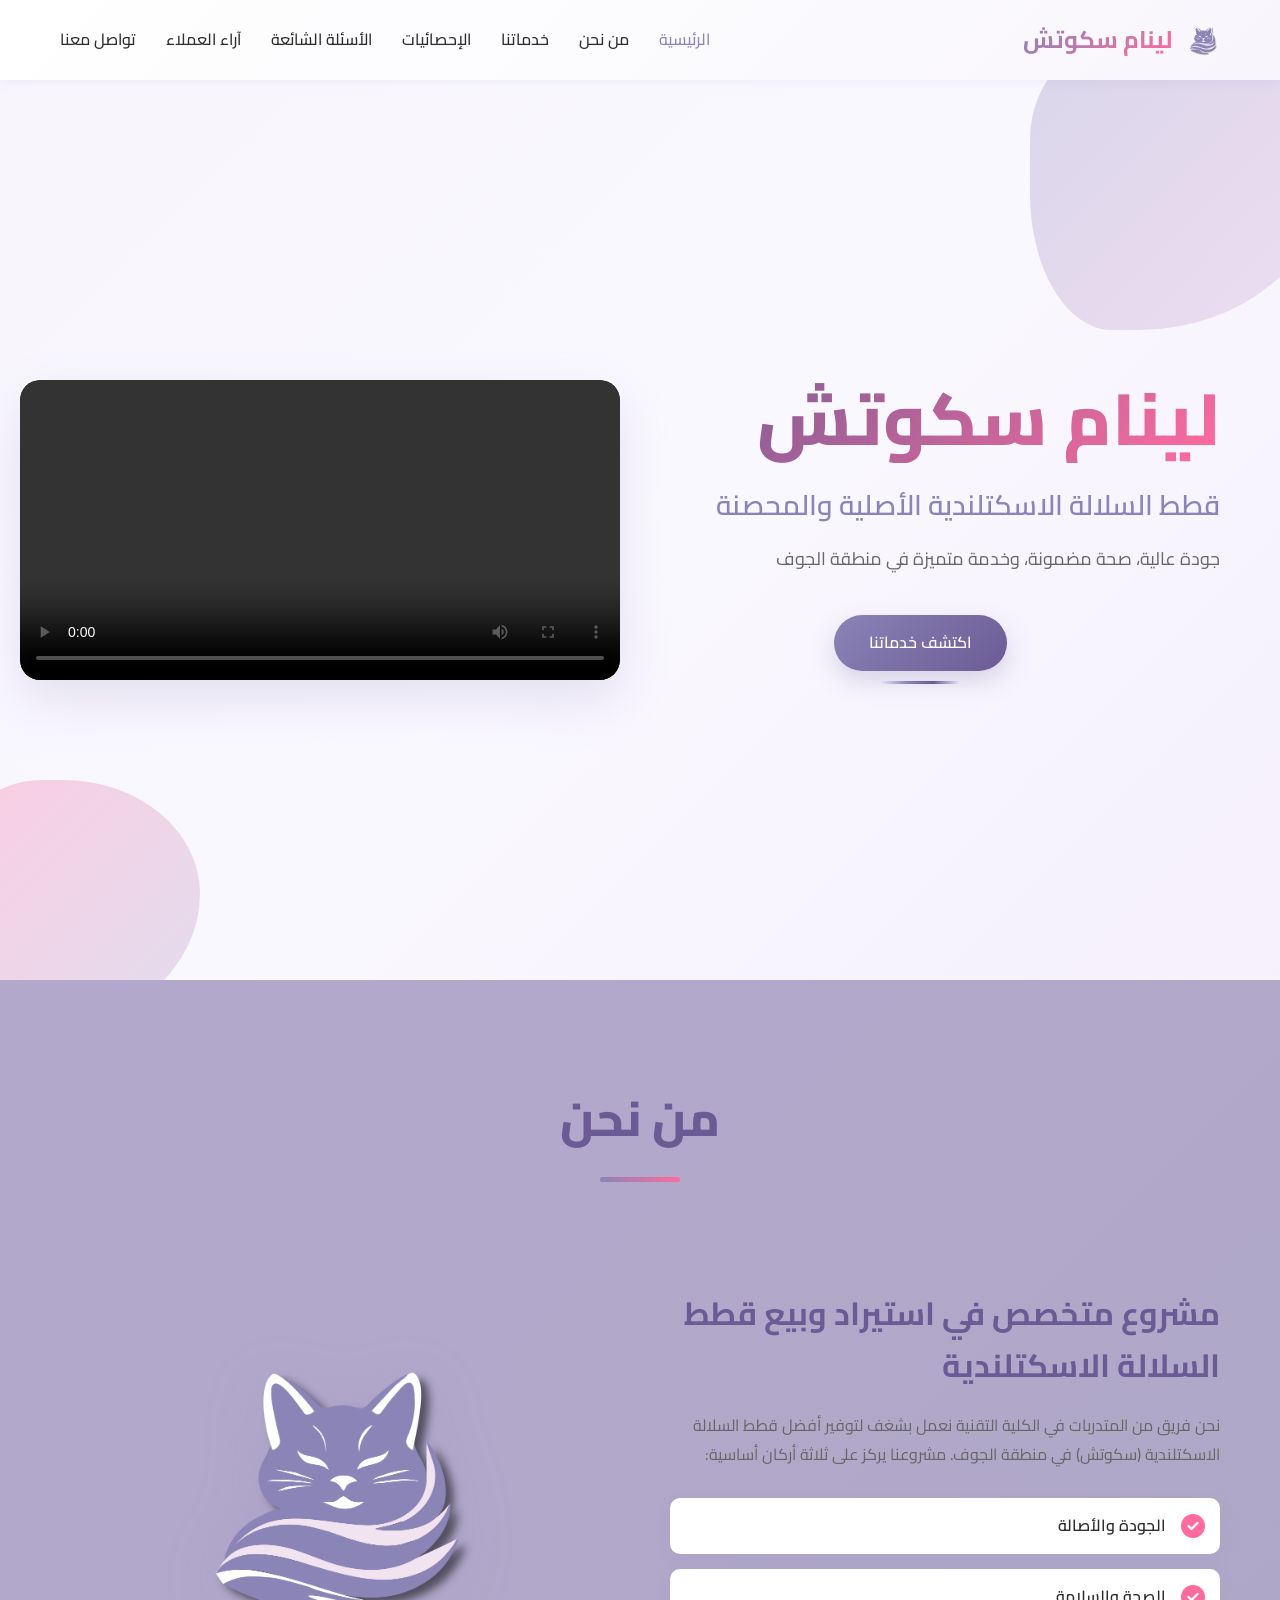
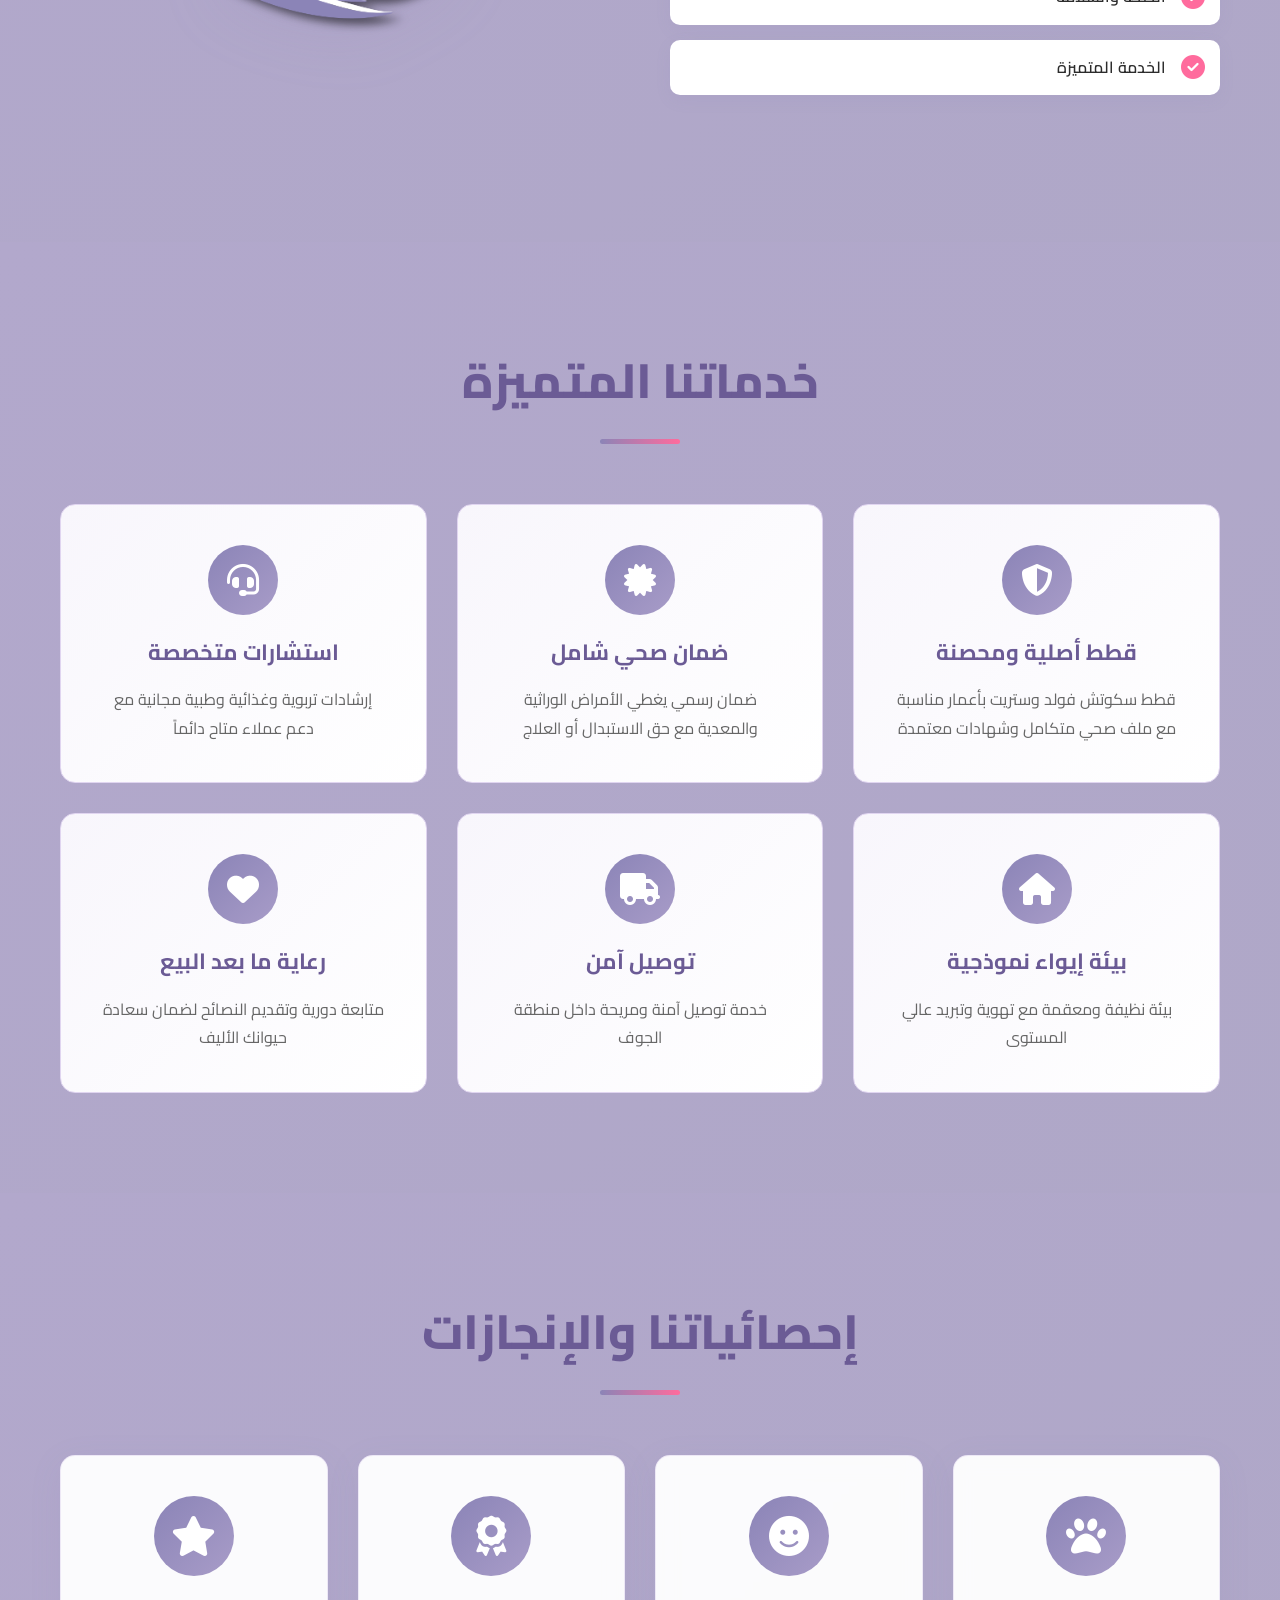
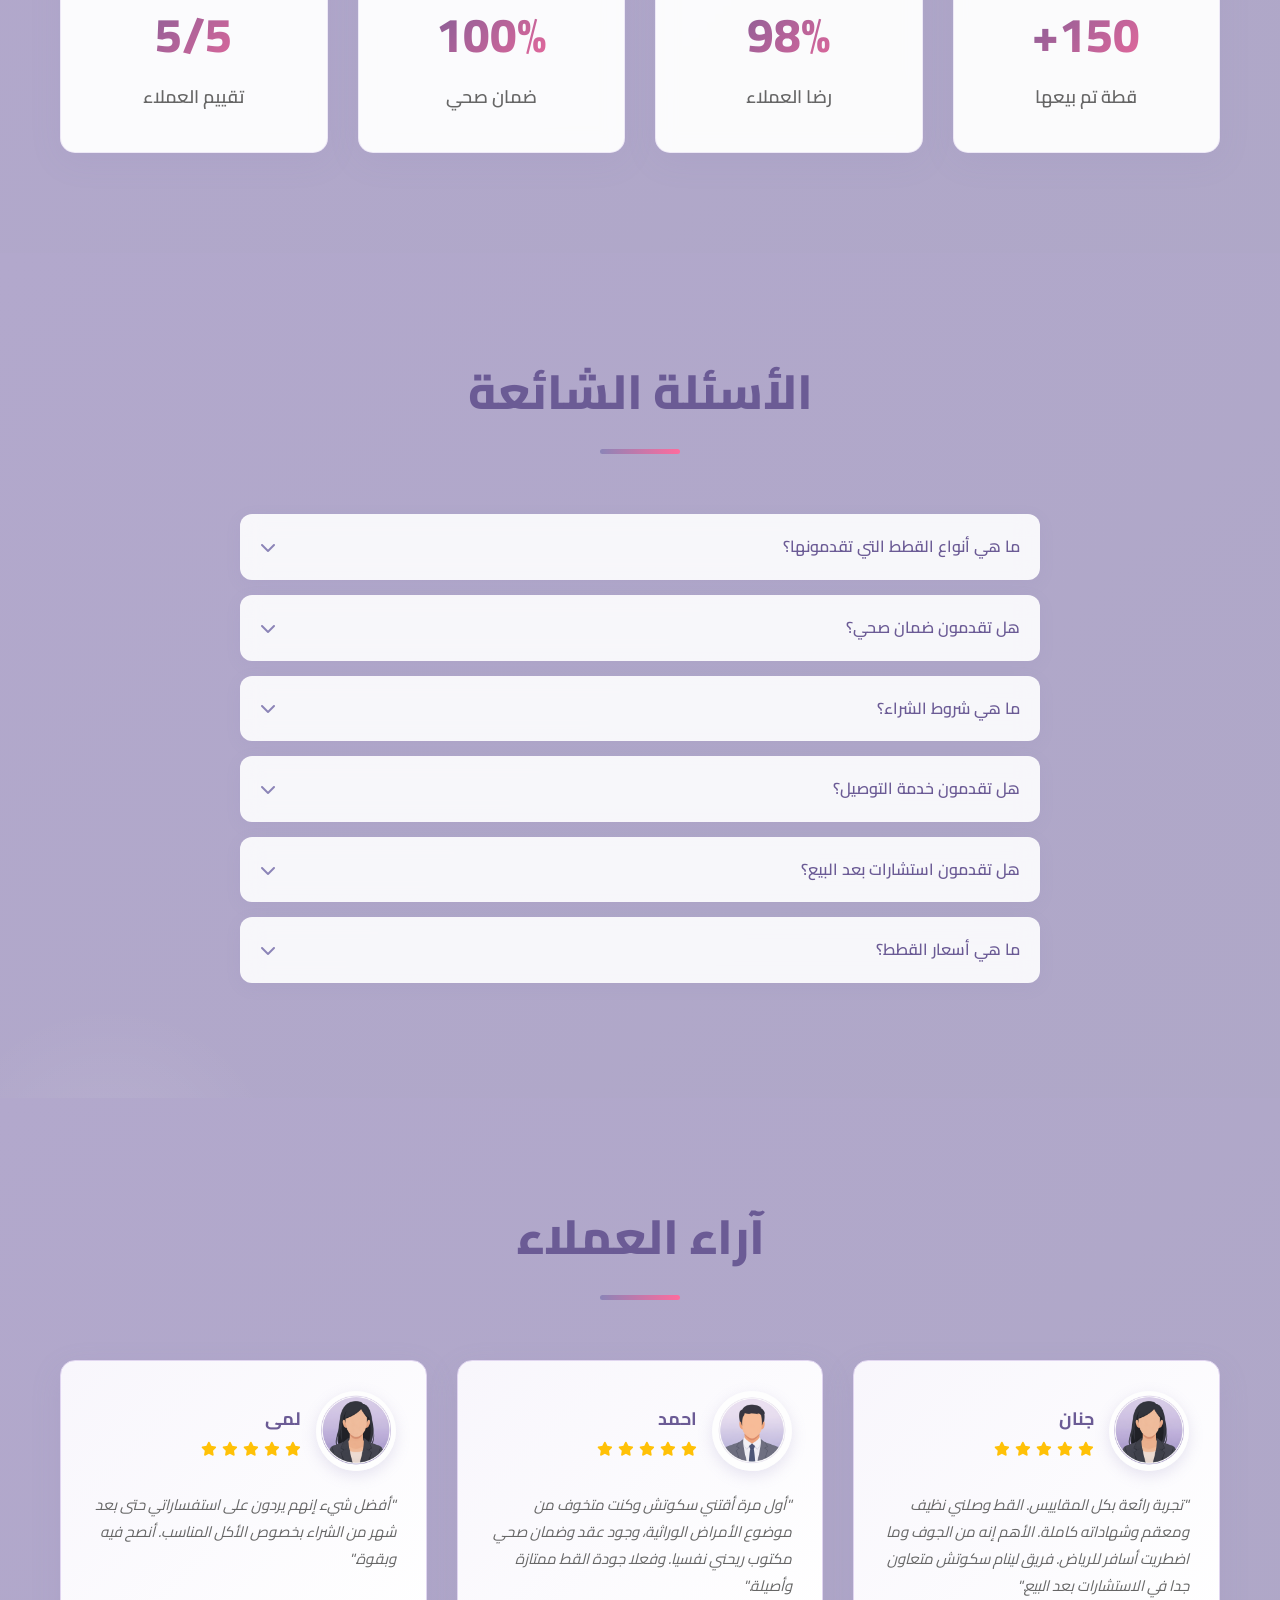
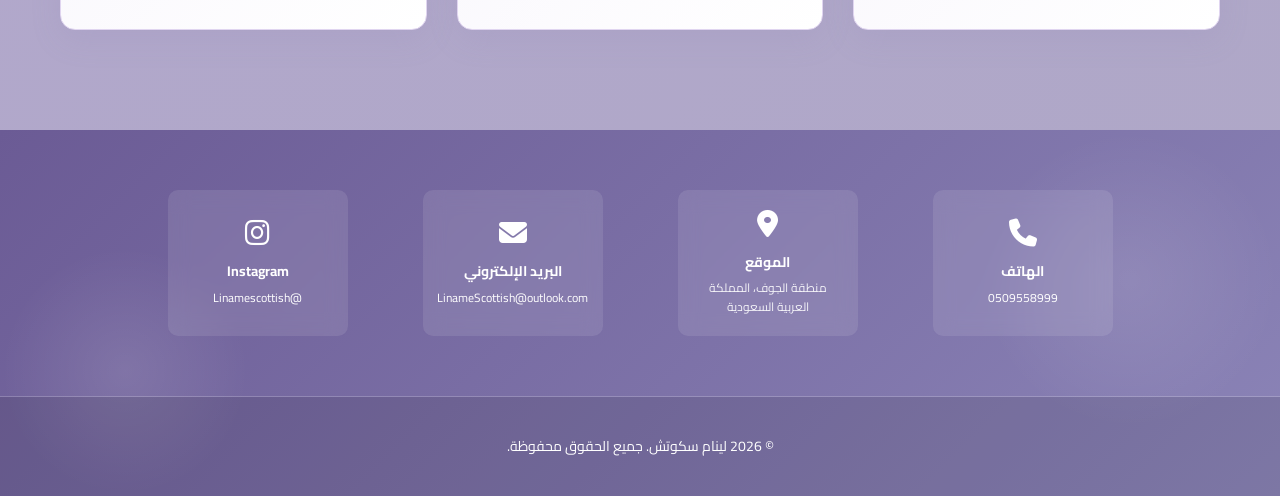
<file: index.html>
<!DOCTYPE html>
<html lang="ar" dir="rtl">
<head>
    <meta charset="UTF-8">
    <meta name="viewport" content="width=device-width, initial-scale=1.0">
    <title>لينام سكوتش - قطط السلالة الاسكتلندية الأصلية</title>
    <link rel="stylesheet" href="styles.css">
    <link href="https://fonts.googleapis.com/css2?family=Cairo:wght@300;400;600;700;800&family=Tajawal:wght@300;400;500;700&display=swap" rel="stylesheet">
    <link rel="stylesheet" href="https://cdnjs.cloudflare.com/ajax/libs/font-awesome/6.4.0/css/all.min.css">
</head>
<body>
    <!-- Navigation Bar -->
    <nav class="navbar">
        <div class="navbar-container">
            <div class="logo-section">
                <img src="logo.png" alt="لينام سكوتش" class="logo">
                <span class="brand-name">لينام سكوتش</span>
            </div>
            <ul class="nav-links" id="navLinks">
                <li><a href="#hero" class="nav-link">الرئيسية</a></li>
                <li><a href="#about" class="nav-link">من نحن</a></li>
                <li><a href="#services" class="nav-link">خدماتنا</a></li>
                <li><a href="#stats-survey" class="nav-link">الإحصائيات</a></li>
                <li><a href="#faq" class="nav-link">الأسئلة الشائعة</a></li>
                <li><a href="#testimonials" class="nav-link">آراء العملاء</a></li>
                <li><a href="contact.html" class="nav-link">تواصل معنا</a></li>
            </ul>
            <button class="hamburger" id="hamburger">
                <span></span>
                <span></span>
                <span></span>
            </button>
        </div>
    </nav>

    <!-- Hero Section -->
    <section id="hero" class="hero">
        <div class="hero-background">
            <div class="gradient-blob blob-1"></div>
            <div class="gradient-blob blob-2"></div>
        </div>
        <div class="hero-content">
            <h1 class="hero-title">لينام سكوتش</h1>
            <p class="hero-subtitle">قطط السلالة الاسكتلندية الأصلية والمحصنة</p>
            <p class="hero-description">جودة عالية، صحة مضمونة، وخدمة متميزة في منطقة الجوف</p>
            <div class="hero-buttons">
                <div class="btn-wrapper">
                    <a href="#services" class="btn btn-primary btn-large">اكتشف خدماتنا</a>
                    <div class="btn-underline"></div>
                </div>
            </div>
        </div>
        <div class="hero-video">
            <div class="video-wrapper">
                <video width="500" height="400" controls style="background: #000;">
                    <source src="https://files.manuscdn.com/user_upload_by_module/session_file/310519663564183109/PyOlzZuqFyZebIXu.mp4" type="video/mp4">
                    متصفحك لا يدعم تشغيل الفيديو
                </video>
            </div>
        </div>
    </section>

    <!-- About Section -->
    <section id="about" class="about">
        <div class="container">
            <div class="section-header">
                <h2 class="section-title">من نحن</h2>
                <div class="title-underline"></div>
            </div>
            <div class="about-content">
                <div class="about-text">
                    <h3>مشروع متخصص في استيراد وبيع قطط السلالة الاسكتلندية</h3>
                    <p>نحن فريق من المتدربات في الكلية التقنية نعمل بشغف لتوفير أفضل قطط السلالة الاسكتلندية (سكوتش) في منطقة الجوف. مشروعنا يركز على ثلاثة أركان أساسية:</p>
                    <div class="about-features">
                        <div class="feature">
                            <i class="fas fa-check-circle"></i>
                            <span>الجودة والأصالة</span>
                        </div>
                        <div class="feature">
                            <i class="fas fa-check-circle"></i>
                            <span>الصحة والسلامة</span>
                        </div>
                        <div class="feature">
                            <i class="fas fa-check-circle"></i>
                            <span>الخدمة المتميزة</span>
                        </div>
                    </div>
                </div>
                <div class="about-image">
                    <div class="logo-display">
                        <img src="logo.png" alt="شعار لينام سكوتش">
                    </div>
                </div>
            </div>
        </div>
    </section>

    <!-- Services Section -->
    <section id="services" class="services">
        <div class="container">
            <div class="section-header">
                <h2 class="section-title">خدماتنا المتميزة</h2>
                <div class="title-underline"></div>
            </div>
            <div class="services-grid">
                <div class="service-card">
                    <div class="service-icon">
                        <i class="fas fa-shield-alt"></i>
                    </div>
                    <h3>قطط أصلية ومحصنة</h3>
                    <p>قطط سكوتش فولد وستريت بأعمار مناسبة مع ملف صحي متكامل وشهادات معتمدة</p>
                </div>
                <div class="service-card">
                    <div class="service-icon">
                        <i class="fas fa-certificate"></i>
                    </div>
                    <h3>ضمان صحي شامل</h3>
                    <p>ضمان رسمي يغطي الأمراض الوراثية والمعدية مع حق الاستبدال أو العلاج</p>
                </div>
                <div class="service-card">
                    <div class="service-icon">
                        <i class="fas fa-headset"></i>
                    </div>
                    <h3>استشارات متخصصة</h3>
                    <p>إرشادات تربوية وغذائية وطبية مجانية مع دعم عملاء متاح دائماً</p>
                </div>
                <div class="service-card">
                    <div class="service-icon">
                        <i class="fas fa-home"></i>
                    </div>
                    <h3>بيئة إيواء نموذجية</h3>
                    <p>بيئة نظيفة ومعقمة مع تهوية وتبريد عالي المستوى</p>
                </div>
                <div class="service-card">
                    <div class="service-icon">
                        <i class="fas fa-truck"></i>
                    </div>
                    <h3>توصيل آمن</h3>
                    <p>خدمة توصيل آمنة ومريحة داخل منطقة الجوف</p>
                </div>
                <div class="service-card">
                    <div class="service-icon">
                        <i class="fas fa-heart"></i>
                    </div>
                    <h3>رعاية ما بعد البيع</h3>
                    <p>متابعة دورية وتقديم النصائح لضمان سعادة حيوانك الأليف</p>
                </div>
            </div>
        </div>
    </section>

    <!-- Statistics & Ach    <!-- Statistics Section -->
    <section id="stats-survey" class="stats-survey">        <div class="container">
            <!-- Achievements -->
            <div class="section-header">
                <h2 class="section-title">إحصائياتنا والإنجازات</h2>
                <div class="title-underline"></div>
            </div>
            <div class="stats-grid">
                <div class="stat-card">
                    <div class="stat-icon">
                        <i class="fas fa-paw"></i>
                    </div>
                    <div class="stat-number">150+</div>
                    <div class="stat-label">قطة تم بيعها</div>
                </div>
                <div class="stat-card">
                    <div class="stat-icon">
                        <i class="fas fa-smile"></i>
                    </div>
                    <div class="stat-number">98%</div>
                    <div class="stat-label">رضا العملاء</div>
                </div>
                <div class="stat-card">
                    <div class="stat-icon">
                        <i class="fas fa-award"></i>
                    </div>
                    <div class="stat-number">100%</div>
                    <div class="stat-label">ضمان صحي</div>
                </div>
                <div class="stat-card">
                    <div class="stat-icon">
                        <i class="fas fa-star"></i>
                    </div>
                    <div class="stat-number">5/5</div>
                    <div class="stat-label">تقييم العملاء</div>
                </div>
            </div>


        </div>
    </section>

    <!-- FAQ Section -->
    <section id="faq" class="faq">
        <div class="container">
            <div class="section-header">
                <h2 class="section-title">الأسئلة الشائعة</h2>
                <div class="title-underline"></div>
            </div>
            <div class="faq-container">
                <div class="faq-item">
                    <div class="faq-question">
                        <span>ما هي أنواع القطط التي تقدمونها؟</span>
                        <i class="fas fa-chevron-down"></i>
                    </div>
                    <div class="faq-answer">
                        <p>نحن متخصصون في قطط السلالة الاسكتلندية (سكوتش فولد وسكوتش ستريت) الأصلية والمحصنة بالكامل.</p>
                    </div>
                </div>
                <div class="faq-item">
                    <div class="faq-question">
                        <span>هل تقدمون ضمان صحي؟</span>
                        <i class="fas fa-chevron-down"></i>
                    </div>
                    <div class="faq-answer">
                        <p>نعم، نقدم ضمان صحي شامل يغطي الأمراض الوراثية والمعدية مع حق الاستبدال أو العلاج.</p>
                    </div>
                </div>
                <div class="faq-item">
                    <div class="faq-question">
                        <span>ما هي شروط الشراء؟</span>
                        <i class="fas fa-chevron-down"></i>
                    </div>
                    <div class="faq-answer">
                        <p>يجب أن تكون القطة بعمر مناسب (8 أسابيع على الأقل)، وتأتي مع جميع التطعيمات والشهادات الصحية.</p>
                    </div>
                </div>
                <div class="faq-item">
                    <div class="faq-question">
                        <span>هل تقدمون خدمة التوصيل؟</span>
                        <i class="fas fa-chevron-down"></i>
                    </div>
                    <div class="faq-answer">
                        <p>نعم، نقدم خدمة توصيل آمنة ومريحة داخل منطقة الجوف بأسعار معقولة.</p>
                    </div>
                </div>
                <div class="faq-item">
                    <div class="faq-question">
                        <span>هل تقدمون استشارات بعد البيع؟</span>
                        <i class="fas fa-chevron-down"></i>
                    </div>
                    <div class="faq-answer">
                        <p>بالتأكيد! نقدم استشارات مجانية عن التغذية والرعاية والصحة ودعم عملاء متاح دائماً.</p>
                    </div>
                </div>
                <div class="faq-item">
                    <div class="faq-question">
                        <span>ما هي أسعار القطط؟</span>
                        <i class="fas fa-chevron-down"></i>
                    </div>
                    <div class="faq-answer">
                        <p>تختلف الأسعار حسب السلالة والعمر والخصائص. يرجى التواصل معنا للحصول على عرض سعري مفصل.</p>
                    </div>
                </div>
            </div>
        </div>
    </section>

    <!-- Testimonials Section -->
    <section id="testimonials" class="testimonials">
        <div class="container">
            <div class="section-header">
                <h2 class="section-title">آراء العملاء</h2>
                <div class="title-underline"></div>
            </div>
            <div class="testimonials-grid">
                <div class="testimonial-card">
                    <div class="testimonial-header">
                        <img src="avatar-janan.png" alt="جنان" class="avatar-image">
                        <div class="testimonial-info">
                            <h3>جنان</h3>
                            <div class="stars">
                                <i class="fas fa-star"></i>
                                <i class="fas fa-star"></i>
                                <i class="fas fa-star"></i>
                                <i class="fas fa-star"></i>
                                <i class="fas fa-star"></i>
                            </div>
                        </div>
                    </div>
                    <p class="testimonial-text">"تجربة رائعة بكل المقاييس. القط وصلني نظيف ومعقم وشهاداته كاملة. الأهم إنه من الجوف وما اضطريت أسافر للرياض. فريق لينام سكوتش متعاون جدا في الاستشارات بعد البيع."</p>
                </div>
                <div class="testimonial-card">
                    <div class="testimonial-header">
                        <img src="avatar-ahmad.png" alt="احمد" class="avatar-image">
                        <div class="testimonial-info">
                            <h3>احمد</h3>
                            <div class="stars">
                                <i class="fas fa-star"></i>
                                <i class="fas fa-star"></i>
                                <i class="fas fa-star"></i>
                                <i class="fas fa-star"></i>
                                <i class="fas fa-star"></i>
                            </div>
                        </div>
                    </div>
                    <p class="testimonial-text">"أول مرة أقتني سكوتش وكنت متخوف من موضوع الأمراض الوراثية، وجود عقد وضمان صحي مكتوب ريحني نفسيا. وفعلا جودة القط ممتازة وأصيلة."</p>
                </div>
                <div class="testimonial-card">
                    <div class="testimonial-header">
                        <img src="avatar-janan.png" alt="لمى" class="avatar-image">
                        <div class="testimonial-info">
                            <h3>لمى</h3>
                            <div class="stars">
                                <i class="fas fa-star"></i>
                                <i class="fas fa-star"></i>
                                <i class="fas fa-star"></i>
                                <i class="fas fa-star"></i>
                                <i class="fas fa-star"></i>
                            </div>
                        </div>
                    </div>
                    <p class="testimonial-text">"أفضل شيء إنهم يردون على استفساراتي حتى بعد شهر من الشراء بخصوص الأكل المناسب. أنصح فيه وبقوة."</p>
                </div>
            </div>
        </div>
    </section>

    <!-- Footer -->
    <footer class="footer">
        <div class="footer-contact">
            <div class="container">
                <div class="footer-contact-content">
                    <div class="footer-contact-info">
                        <div class="footer-info-card">
                            <i class="fas fa-phone"></i>
                            <h4>الهاتف</h4>
                            <p><a href="tel:0509558999">0509558999</a></p>
                        </div>
                        <div class="footer-info-card">
                            <i class="fas fa-map-marker-alt"></i>
                            <h4>الموقع</h4>
                            <p>منطقة الجوف، المملكة العربية السعودية</p>
                        </div>
                        <div class="footer-info-card">
                            <i class="fas fa-envelope"></i>
                            <h4>البريد الإلكتروني</h4>
                            <p><a href="mailto:LinameScottish@outlook.com">LinameScottish@outlook.com</a></p>
                        </div>
                        <div class="footer-info-card">
                            <i class="fab fa-instagram"></i>
                            <h4>Instagram</h4>
                            <p><a href="https://instagram.com/Linamescottish" target="_blank">@Linamescottish</a></p>
                        </div>
                    </div>
                </div>
            </div>
        </div>
        <div class="footer-copyright">
            <div class="container">
                <p>&copy; 2026 لينام سكوتش. جميع الحقوق محفوظة.</p>
            </div>
        </div>
    </footer>

    <script src="script.js"></script>
</body>
</html>
</file>
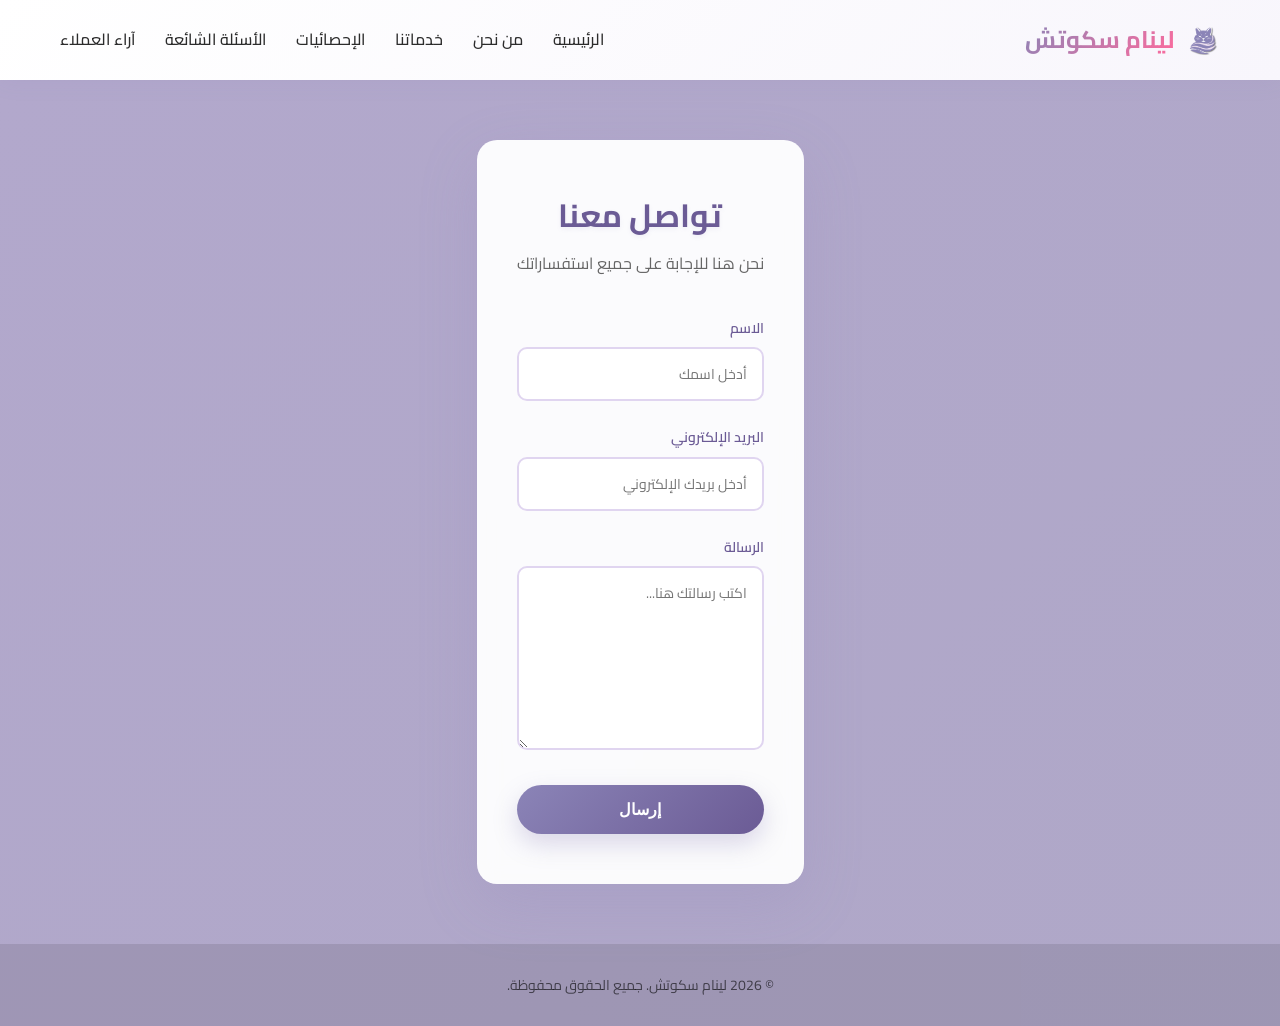
<file: contact.html>
<!DOCTYPE html>
<html lang="ar" dir="rtl">
<head>
    <meta charset="UTF-8">
    <meta name="viewport" content="width=device-width, initial-scale=1.0">
    <title>تواصل معنا - لينام سكوتش</title>
    <link rel="stylesheet" href="styles.css">
    <link href="https://fonts.googleapis.com/css2?family=Cairo:wght@300;400;600;700;800&family=Tajawal:wght@300;400;500;700&display=swap" rel="stylesheet">
    <link rel="stylesheet" href="https://cdnjs.cloudflare.com/ajax/libs/font-awesome/6.4.0/css/all.min.css">
    <style>
        .contact-page-container {
            min-height: 100vh;
            display: flex;
            flex-direction: column;
            background: linear-gradient(-45deg, #f1e3f0, #fcfbfd, #aea7c6, #b2a8cc);
            background-size: 400% 400%;
            animation: gradient 15s ease infinite;
        }

        .contact-page-content {
            flex: 1;
            display: flex;
            align-items: center;
            justify-content: center;
            padding: 60px 20px;
        }

        .contact-page-footer {
            padding: 30px 20px;
            text-align: center;
            background: rgba(0, 0, 0, 0.1);
            position: relative;
            z-index: 1;
        }

        .contact-page-footer p {
            margin: 0;
            font-size: 14px;
            color: rgba(0, 0, 0, 0.6);
        }

        .success-message {
            display: none;
            text-align: center;
            padding: 60px 40px;
            background: rgba(255, 255, 255, 0.95);
            backdrop-filter: blur(10px);
            border-radius: 20px;
            box-shadow: 0 20px 60px rgba(139, 132, 183, 0.2);
            max-width: 600px;
            margin: 0 auto;
            position: relative;
            z-index: 1;
        }

        .success-message.show {
            display: block;
            animation: fadeIn 0.5s ease;
        }

        .success-message h2 {
            color: var(--primary-dark);
            font-size: 28px;
            margin-bottom: 20px;
            font-weight: 700;
        }

        .success-message p {
            color: var(--text-light);
            font-size: 16px;
            line-height: 1.8;
            margin: 15px 0;
        }

        .success-icon {
            font-size: 60px;
            color: #4caf50;
            margin-bottom: 20px;
        }

        .back-button {
            margin-top: 30px;
        }

        .back-button a {
            display: inline-block;
            padding: 12px 30px;
            background: var(--primary-color);
            color: white;
            text-decoration: none;
            border-radius: 10px;
            transition: all 0.3s ease;
            font-weight: 600;
        }

        .back-button a:hover {
            background: var(--primary-dark);
            transform: translateY(-3px);
            box-shadow: 0 10px 30px rgba(139, 132, 183, 0.3);
        }

        @keyframes fadeIn {
            from {
                opacity: 0;
                transform: translateY(20px);
            }
            to {
                opacity: 1;
                transform: translateY(0);
            }
        }
    </style>
</head>
<body>
    <!-- Navigation Bar -->
    <nav class="navbar">
        <div class="navbar-container">
            <div class="logo-section">
                <a href="index.html" style="display: flex; align-items: center; gap: 10px; text-decoration: none;">
                    <img src="logo.png" alt="لينام سكوتش" class="logo">
                    <span class="brand-name">لينام سكوتش</span>
                </a>
            </div>
            <ul class="nav-links">
                <li><a href="index.html#hero" class="nav-link">الرئيسية</a></li>
                <li><a href="index.html#about" class="nav-link">من نحن</a></li>
                <li><a href="index.html#services" class="nav-link">خدماتنا</a></li>
                <li><a href="index.html#stats-survey" class="nav-link">الإحصائيات</a></li>
                <li><a href="index.html#faq" class="nav-link">الأسئلة الشائعة</a></li>
                <li><a href="index.html#testimonials" class="nav-link">آراء العملاء</a></li>
            </ul>
        </div>
    </nav>

    <!-- Contact Page Container -->
    <div class="contact-page-container">
        <div class="contact-page-content">
            <div class="contact-form-wrapper">
                <!-- Form -->
                <div id="contactFormContainer">
                    <div class="contact-form-header">
                        <h2 class="contact-form-title">تواصل معنا</h2>
                        <p class="contact-form-subtitle">نحن هنا للإجابة على جميع استفساراتك</p>
                    </div>
                    <form class="contact-form" id="contactForm">
                        <div class="form-group">
                            <label for="name" class="form-label">الاسم</label>
                            <input type="text" id="name" name="name" class="form-input" placeholder="أدخل اسمك" required>
                        </div>
                        <div class="form-group">
                            <label for="email" class="form-label">البريد الإلكتروني</label>
                            <input type="email" id="email" name="email" class="form-input" placeholder="أدخل بريدك الإلكتروني" required>
                        </div>
                        <div class="form-group">
                            <label for="message" class="form-label">الرسالة</label>
                            <textarea id="message" name="message" class="form-textarea" placeholder="اكتب رسالتك هنا..." rows="6" required></textarea>
                        </div>
                        <button type="submit" class="btn btn-primary btn-submit">إرسال</button>
                    </form>
                </div>

                <!-- Success Message -->
                <div id="successMessage" class="success-message">
                    <div class="success-icon">
                        <i class="fas fa-check-circle"></i>
                    </div>
                    <h2>شكراً لتواصلك معنا!</h2>
                    <p>مرحباً <span id="userName"></span>،</p>
                    <p>نشكرك على تواصلك معنا! لقد استلمنا رسالتك وسيتواصل معك فريقنا خلال <strong>48 ساعة</strong>.</p>
                    <p>مع أطيب التحيات،<br><strong>لينام سكوتش</strong></p>
                    <div class="back-button">
                        <a href="index.html">العودة إلى الصفحة الرئيسية</a>
                    </div>
                </div>
            </div>
        </div>

        <!-- Footer -->
        <footer class="contact-page-footer">
            <p>&copy; 2026 لينام سكوتش. جميع الحقوق محفوظة.</p>
        </footer>
    </div>

    <script>
        // Contact page specific script
        const contactForm = document.getElementById('contactForm');
        const formContainer = document.getElementById('contactFormContainer');
        const successMessage = document.getElementById('successMessage');
        const userName = document.getElementById('userName');

        if (contactForm) {
            contactForm.addEventListener('submit', async (e) => {
                e.preventDefault();
                
                const name = document.getElementById('name').value;
                const email = document.getElementById('email').value;
                const message = document.getElementById('message').value;
                
                // Create FormData
                const formData = new FormData(contactForm);
                
                try {
                    // Send to Formspree
                    const response = await fetch('https://formspree.io/f/xbdqyllq', {
                        method: 'POST',
                        body: formData,
                        headers: {
                            'Accept': 'application/json'
                        }
                    });
                    
                    if (response.ok) {
                        // Show success message
                        userName.textContent = name;
                        formContainer.style.display = 'none';
                        successMessage.classList.add('show');
                    } else {
                        alert('حدث خطأ، يرجى المحاولة مرة أخرى');
                    }
                } catch (error) {
                    console.error('Error:', error);
                    // Still show success message even if there's an error
                    // because Formspree might have received it
                    userName.textContent = name;
                    formContainer.style.display = 'none';
                    successMessage.classList.add('show');
                }
            });
        }
    </script>
</body>
</html>
</file>
<file: styles.css>
* {
    margin: 0;
    padding: 0;
    box-sizing: border-box;
}

:root {
    --primary-color: #8b84b7;
    --primary-dark: #6b5b95;
    --primary-light: #a89cc8;
    --secondary-color: #d4a5d4;
    --accent-color: #ff6b9d;
    --light-bg: #f8f6fc;
    --white: #ffffff;
    --text-dark: #2c2c2c;
    --text-light: #666666;
    --border-color: #e0d5f0;
    --shadow: 0 10px 30px rgba(139, 132, 183, 0.15);
    --shadow-lg: 0 20px 50px rgba(139, 132, 183, 0.2);
}

html {
    scroll-behavior: smooth;
}

body {
    font-family: 'Cairo', 'Tajawal', sans-serif;
    color: var(--text-dark);
    background: linear-gradient(-45deg, #f1e3f0, #fcfbfd, #aea7c6, #b2a8cc);
    background-size: 400% 400%;
    animation: gradient 15s ease infinite;
    line-height: 1.6;
    overflow-x: hidden;
}

@keyframes gradient {
    0% { background-position: 0% 50%; }
    50% { background-position: 100% 50%; }
    100% { background-position: 0% 50%; }
}

.container {
    max-width: 1200px;
    margin: 0 auto;
    padding: 0 20px;
}

/* ===== Navigation ===== */
.navbar {
    position: sticky;
    top: 0;
    background: linear-gradient(135deg, var(--white) 0%, var(--light-bg) 100%);
    backdrop-filter: blur(10px);
    box-shadow: 0 2px 20px rgba(139, 132, 183, 0.1);
    z-index: 1000;
    padding: 15px 0;
}

.navbar-container {
    max-width: 1200px;
    margin: 0 auto;
    padding: 0 20px;
    display: flex;
    justify-content: space-between;
    align-items: center;
}

.logo-section {
    display: flex;
    align-items: center;
    gap: 12px;
}

.logo {
    height: 50px;
    width: auto;
}

.brand-name {
    font-size: 24px;
    font-weight: 700;
    background: linear-gradient(135deg, var(--primary-color), var(--accent-color));
    -webkit-background-clip: text;
    -webkit-text-fill-color: transparent;
    background-clip: text;
}

.nav-links {
    display: flex;
    list-style: none;
    gap: 30px;
}

.nav-link {
    color: var(--text-dark);
    text-decoration: none;
    font-weight: 500;
    position: relative;
    transition: color 0.3s ease;
}

.nav-link::after {
    content: '';
    position: absolute;
    bottom: -5px;
    right: 0;
    width: 0;
    height: 2px;
    background: linear-gradient(90deg, var(--primary-color), var(--accent-color));
    transition: width 0.3s ease;
}

.nav-link:hover {
    color: var(--primary-color);
}

.nav-link:hover::after {
    width: 100%;
}

/* Hamburger Menu */
.hamburger {
    display: none;
    flex-direction: column;
    background: none;
    border: none;
    cursor: pointer;
    gap: 6px;
    padding: 5px;
}

.hamburger span {
    width: 25px;
    height: 3px;
    background: var(--primary-color);
    border-radius: 2px;
    transition: all 0.3s ease;
}

.hamburger.active span:nth-child(1) {
    transform: rotate(45deg) translate(10px, 10px);
}

.hamburger.active span:nth-child(2) {
    opacity: 0;
}

.hamburger.active span:nth-child(3) {
    transform: rotate(-45deg) translate(8px, -8px);
}

@media (max-width: 768px) {
    .hamburger {
        display: flex;
    }
    
    .nav-links {
        position: absolute;
        top: 70px;
        right: 0;
        left: 0;
        background: white;
        flex-direction: column;
        gap: 0;
        display: none;
        box-shadow: 0 5px 20px rgba(139, 132, 183, 0.2);
        border-top: 2px solid var(--primary-color);
        z-index: 999;
    }
    
    .nav-links.active {
        display: flex;
    }
    
    .nav-links li {
        border-bottom: 1px solid var(--border-color);
    }
    
    .nav-links li:last-child {
        border-bottom: none;
    }
    
    .nav-link {
        display: block;
        padding: 15px 20px;
        text-align: right;
    }
    
    .nav-link::after {
        display: none;
    }
}

/* ===== Hero Section ===== */
.hero {
    position: relative;
    min-height: 100vh;
    display: flex;
    align-items: center;
    justify-content: space-between;
    padding: 60px 20px;
    overflow: hidden;
    background: linear-gradient(135deg, #f8f6fc 0%, #faf8ff 50%, #f5f0fb 100%);
}

.hero-background {
    position: absolute;
    top: 0;
    left: 0;
    right: 0;
    bottom: 0;
    z-index: 0;
}

.gradient-blob {
    position: absolute;
    border-radius: 40% 60% 70% 30% / 40% 50% 60% 50%;
    opacity: 0.3;
    animation: blob 8s infinite;
}

.blob-1 {
    width: 300px;
    height: 300px;
    background: linear-gradient(135deg, var(--primary-color), var(--secondary-color));
    top: -50px;
    right: -50px;
    animation-delay: 0s;
}

.blob-2 {
    width: 250px;
    height: 250px;
    background: linear-gradient(135deg, var(--accent-color), var(--primary-light));
    bottom: -50px;
    left: -50px;
    animation-delay: 2s;
}

@keyframes blob {
    0%, 100% { transform: translate(0, 0) scale(1); }
    25% { transform: translate(20px, -50px) scale(1.1); }
    50% { transform: translate(-20px, 20px) scale(0.9); }
    75% { transform: translate(50px, 50px) scale(1.05); }
}

@keyframes float {
    0%, 100% { transform: translateY(0px); }
    50% { transform: translateY(-10px); }
}

.hero-content {
    flex: 1;
    z-index: 1;
    margin-right: 40px;
    animation: slideInRight 0.8s ease;
}

.hero-title {
    font-size: 72px;
    font-weight: 800;
    margin-bottom: 20px;
    background: linear-gradient(135deg, var(--primary-dark), var(--accent-color));
    -webkit-background-clip: text;
    -webkit-text-fill-color: transparent;
    background-clip: text;
    line-height: 1.2;
}

.hero-subtitle {
    font-size: 28px;
    color: var(--primary-color);
    margin-bottom: 15px;
    font-weight: 600;
}

.hero-description {
    font-size: 18px;
    color: var(--text-light);
    margin-bottom: 40px;
    line-height: 1.8;
}

.hero-buttons {
    display: flex;
    gap: 15px;
    flex-wrap: wrap;
    justify-content: center;
    align-items: center;
}

.btn-large {
    padding: 18px 50px;
    font-size: 22px;
    text-align: center;
}

.btn-wrapper {
    display: flex;
    flex-direction: column;
    align-items: center;
    gap: 10px;
}

.btn-underline {
    width: 80px;
    height: 3px;
    background: linear-gradient(90deg, transparent, var(--primary-color), var(--primary-dark), transparent);
    border-radius: 2px;
    display: none;
}

@media (min-width: 769px) {
    .btn-underline {
        display: block;
    }
}

.btn {
    padding: 15px 35px;
    border-radius: 50px;
    text-decoration: none;
    font-weight: 600;
    font-size: 16px;
    transition: all 0.3s ease;
    border: none;
    cursor: pointer;
    display: inline-block;
}

.btn-primary {
    background: linear-gradient(135deg, var(--primary-color), var(--primary-dark));
    color: white;
    box-shadow: 0 10px 25px rgba(139, 132, 183, 0.3);
}

.btn-primary:hover {
    transform: translateY(-3px);
    box-shadow: 0 15px 35px rgba(139, 132, 183, 0.4);
}

.btn-secondary {
    background: transparent;
    color: var(--primary-color);
    border: 2px solid var(--primary-color);
}

.btn-secondary:hover {
    background: var(--primary-color);
    color: white;
    transform: translateY(-3px);
}

.hero-video {
    flex: 1;
    z-index: 1;
    animation: slideInLeft 0.8s ease;
}

.video-wrapper {
    position: relative;
    border-radius: 20px;
    overflow: hidden;
    box-shadow: var(--shadow-lg);
}

.video-wrapper video {
    width: 100%;
    height: auto;
    display: block;
    border-radius: 20px;
}

@keyframes slideInRight {
    from { opacity: 0; transform: translateX(-50px); }
    to { opacity: 1; transform: translateX(0); }
}

@keyframes slideInLeft {
    from { opacity: 0; transform: translateX(50px); }
    to { opacity: 1; transform: translateX(0); }
}

/* ===== Section Header ===== */
.section-header {
    text-align: center;
    margin-bottom: 60px;
}

.section-title {
    font-size: 48px;
    font-weight: 800;
    color: var(--primary-dark);
    margin-bottom: 20px;
    position: relative;
}

.title-underline {
    width: 80px;
    height: 5px;
    background: linear-gradient(90deg, var(--primary-color), var(--accent-color));
    margin: 0 auto;
    border-radius: 3px;
    animation: expandWidth 0.6s ease;
}

@keyframes expandWidth {
    from { width: 0; }
    to { width: 80px; }
}

/* ===== About Section ===== */
.about {
    padding: 100px 20px;
    background: linear-gradient(-45deg, #f1e3f0, #fcfbfd, #aea7c6, #b2a8cc);
    background-size: 400% 400%;
    animation: gradient 15s ease infinite;
    position: relative;
}

.about-content {
    display: grid;
    grid-template-columns: 1fr 1fr;
    gap: 60px;
    align-items: center;
}

.about-text h3 {
    font-size: 32px;
    color: var(--primary-dark);
    margin-bottom: 20px;
}

.about-text p {
    color: var(--text-light);
    margin-bottom: 30px;
    line-height: 1.8;
    font-size: 16px;
}

.about-features {
    display: flex;
    flex-direction: column;
    gap: 15px;
}

.feature {
    display: flex;
    align-items: center;
    gap: 15px;
    padding: 15px;
    background: white;
    border-radius: 10px;
    box-shadow: 0 5px 15px rgba(139, 132, 183, 0.1);
    transition: all 0.3s ease;
}

.feature:hover {
    transform: translateX(-10px);
    box-shadow: 0 10px 25px rgba(139, 132, 183, 0.2);
}

.feature i {
    color: var(--accent-color);
    font-size: 24px;
}

.feature span {
    font-weight: 600;
    color: var(--text-dark);
}

.image-card {
    position: relative;
    border-radius: 20px;
    overflow: hidden;
    box-shadow: var(--shadow-lg);
    height: 400px;
}

.image-card img {
    width: 100%;
    height: 100%;
    object-fit: cover;
    transition: transform 0.3s ease;
}

.image-overlay {
    position: absolute;
    top: 0;
    left: 0;
    right: 0;
    bottom: 0;
    background: rgba(139, 132, 183, 0.8);
    display: flex;
    align-items: center;
    justify-content: center;
    opacity: 0;
    transition: opacity 0.3s ease;
}

.image-overlay p {
    color: white;
    font-size: 20px;
    font-weight: 600;
    text-align: center;
}

.image-card:hover img {
    transform: scale(1.1);
}

.image-card:hover .image-overlay {
    opacity: 1;
}

/* ===== Services Section ===== */
.services {
    padding: 100px 20px;
    background: linear-gradient(-45deg, #f1e3f0, #fcfbfd, #aea7c6, #b2a8cc);
    background-size: 400% 400%;
    animation: gradient 15s ease infinite;
    position: relative;
}

.services-grid {
    display: grid;
    grid-template-columns: repeat(auto-fit, minmax(320px, 1fr));
    gap: 30px;
}

.service-card {
    background: linear-gradient(135deg, var(--light-bg) 0%, var(--white) 100%);
    padding: 40px;
    border-radius: 15px;
    text-align: center;
    transition: all 0.3s ease;
    border: 1px solid var(--border-color);
    position: relative;
    overflow: hidden;
}

.service-card::before {
    content: '';
    position: absolute;
    top: 0;
    left: 0;
    right: 0;
    height: 3px;
    background: linear-gradient(90deg, var(--primary-color), var(--accent-color));
    transform: scaleX(0);
    transform-origin: right;
    transition: transform 0.3s ease;
}

.service-card:hover::before {
    transform: scaleX(1);
    transform-origin: left;
}

.service-card:hover {
    transform: translateY(-10px);
    box-shadow: var(--shadow-lg);
}

.service-icon {
    width: 70px;
    height: 70px;
    background: linear-gradient(135deg, var(--primary-color), var(--primary-light));
    border-radius: 50%;
    display: flex;
    align-items: center;
    justify-content: center;
    margin: 0 auto 20px;
    font-size: 32px;
    color: white;
    transition: transform 0.3s ease;
}

.service-card:hover .service-icon {
    transform: scale(1.1) rotate(10deg);
}

.service-card h3 {
    font-size: 22px;
    color: var(--primary-dark);
    margin-bottom: 15px;
}

.service-card p {
    color: var(--text-light);
    line-height: 1.8;
}

/* ===== Statistics Section ===== */
.stats-survey {
    padding: 100px 20px;
    background: linear-gradient(-45deg, #f1e3f0, #fcfbfd, #aea7c6, #b2a8cc);
    background-size: 400% 400%;
    animation: gradient 15s ease infinite;
    position: relative;
}

.stats-grid {
    display: grid;
    grid-template-columns: repeat(auto-fit, minmax(250px, 1fr));
    gap: 30px;
    position: relative;
    z-index: 1;
}

.stat-card {
    background: rgba(255, 255, 255, 0.95);
    backdrop-filter: blur(10px);
    padding: 40px;
    border-radius: 15px;
    text-align: center;
    transition: all 0.3s ease;
    border: 1px solid rgba(224, 213, 240, 0.5);
    box-shadow: 0 8px 32px rgba(139, 132, 183, 0.1);
}

.stat-card:hover {
    transform: translateY(-10px);
    box-shadow: var(--shadow-lg);
}

.stat-icon {
    width: 80px;
    height: 80px;
    background: linear-gradient(135deg, var(--primary-color), var(--primary-light));
    border-radius: 50%;
    display: flex;
    align-items: center;
    justify-content: center;
    margin: 0 auto 20px;
    font-size: 40px;
    color: white;
    transition: transform 0.3s ease;
}

.stat-card:hover .stat-icon {
    transform: scale(1.15) rotate(-10deg);
}

.stat-number {
    font-size: 48px;
    font-weight: 800;
    background: linear-gradient(135deg, var(--primary-dark), var(--accent-color));
    -webkit-background-clip: text;
    -webkit-text-fill-color: transparent;
    background-clip: text;
    margin-bottom: 10px;
}

.stat-label {
    font-size: 18px;
    color: var(--text-light);
    font-weight: 600;
}

/* ===== Testimonials Section ===== */
.testimonials {
    padding: 100px 20px;
    background: linear-gradient(-45deg, #f1e3f0, #fcfbfd, #aea7c6, #b2a8cc);
    background-size: 400% 400%;
    animation: gradient 15s ease infinite;
    position: relative;
}

.testimonials-grid {
    display: grid;
    grid-template-columns: repeat(auto-fit, minmax(300px, 1fr));
    gap: 30px;
}

.testimonial-card {
    background: linear-gradient(135deg, var(--light-bg) 0%, var(--white) 100%);
    padding: 30px;
    border-radius: 15px;
    transition: all 0.3s ease;
    border: 1px solid var(--border-color);
    box-shadow: var(--shadow);
}

.testimonial-card:hover {
    transform: translateY(-10px);
    box-shadow: var(--shadow-lg);
}

.testimonial-header {
    display: flex;
    align-items: center;
    gap: 15px;
    margin-bottom: 20px;
}

.avatar {
    width: 80px;
    height: 80px;
    border-radius: 50%;
    background: linear-gradient(135deg, var(--primary-color), var(--primary-light));
    display: flex;
    align-items: center;
    justify-content: center;
    color: white;
    font-size: 28px;
    font-weight: 700;
    flex-shrink: 0;
}

.avatar-image {
    width: 80px;
    height: 80px;
    border-radius: 50%;
    object-fit: cover;
    flex-shrink: 0;
    box-shadow: 0 5px 15px rgba(139, 132, 183, 0.2);
}

.testimonial-info {
    flex: 1;
}

.testimonial-info h3 {
    margin: 0 0 8px 0;
    color: var(--primary-dark);
    font-size: 18px;
}

.stars {
    display: flex;
    gap: 5px;
    color: #ffc107;
    font-size: 14px;
}

.testimonial-text {
    color: var(--text-light);
    line-height: 1.8;
    font-size: 15px;
    font-style: italic;
    margin: 0;
}

/* ===== Survey Section (combined with stats) ===== */

.survey-grid {
    display: grid;
    grid-template-columns: repeat(auto-fit, minmax(350px, 1fr));
    gap: 30px;
    position: relative;
    z-index: 1;
    margin-top: 40px;
}

.survey-card {
    background: rgba(255, 255, 255, 0.95);
    backdrop-filter: blur(10px);
    padding: 30px;
    border-radius: 15px;
    border: 1px solid rgba(224, 213, 240, 0.5);
    box-shadow: 0 8px 32px rgba(139, 132, 183, 0.1);
    transition: all 0.3s ease;
}

.survey-card:hover {
    transform: translateY(-10px);
    box-shadow: var(--shadow-lg);
}

.survey-card h3 {
    color: var(--primary-dark);
    margin-bottom: 20px;
    font-size: 18px;
}

.chart-container {
    margin-top: 15px;
}

.bar-chart {
    display: flex;
    flex-direction: column;
    gap: 15px;
}

.bar-item {
    display: flex;
    align-items: center;
    gap: 10px;
}

.bar-label {
    min-width: 100px;
    font-size: 14px;
    font-weight: 600;
    color: var(--text-dark);
}

.bar {
    flex: 1;
    height: 30px;
    border-radius: 8px;
    transition: all 0.3s ease;
    box-shadow: 0 4px 10px rgba(0, 0, 0, 0.1);
}

.bar-item:hover .bar {
    height: 35px;
    box-shadow: 0 6px 15px rgba(0, 0, 0, 0.15);
}

.bar-value {
    min-width: 50px;
    text-align: right;
    font-weight: 700;
    color: var(--primary-color);
    font-size: 14px;
}

/* ===== Logo Display ===== */
.logo-display {
    display: flex;
    align-items: center;
    justify-content: center;
    padding: 20px;
    background: transparent;
    border-radius: 0;
    box-shadow: none;
    height: 500px;
}

.logo-display img {
    max-width: 100%;
    max-height: 100%;
    object-fit: contain;
    filter: drop-shadow(0 10px 30px rgba(139, 132, 183, 0.15));
}

/* ===== Contact Section ===== */
.contact {
    padding: 100px 20px;
    background: linear-gradient(-45deg, #f1e3f0, #fcfbfd, #aea7c6, #b2a8cc);
    background-size: 400% 400%;
    animation: gradient 15s ease infinite;
    position: relative;
}

.contact-content {
    display: grid;
    grid-template-columns: 1fr 1fr;
    gap: 60px;
    align-items: center;
}

.contact-info {
    display: grid;
    grid-template-columns: 1fr;
    gap: 30px;
}

.info-card {
    background: linear-gradient(135deg, var(--light-bg) 0%, var(--white) 100%);
    padding: 30px;
    border-radius: 15px;
    text-align: center;
    border: 1px solid var(--border-color);
    transition: all 0.3s ease;
}

.info-card:hover {
    transform: translateY(-5px);
    box-shadow: var(--shadow);
}

.info-card i {
    font-size: 40px;
    color: var(--primary-color);
    margin-bottom: 15px;
}

.info-card h3 {
    color: var(--primary-dark);
    margin-bottom: 10px;
    font-size: 20px;
}

.info-card p {
    color: var(--text-light);
}

.info-card a {
    color: var(--primary-color);
    text-decoration: none;
    font-weight: 600;
    transition: color 0.3s ease;
}

.info-card a:hover {
    color: var(--accent-color);
}

.social-media {
    text-align: center;
}

.social-media h3 {
    font-size: 24px;
    color: var(--primary-dark);
    margin-bottom: 30px;
}

.social-links {
    display: flex;
    justify-content: center;
    gap: 20px;
    flex-wrap: wrap;
}

.social-link {
    width: 60px;
    height: 60px;
    border-radius: 50%;
    background: linear-gradient(135deg, var(--primary-color), var(--primary-light));
    display: flex;
    align-items: center;
    justify-content: center;
    color: white;
    font-size: 24px;
    transition: all 0.3s ease;
    text-decoration: none;
}

.social-link:hover {
    transform: translateY(-5px) rotate(10deg);
    box-shadow: var(--shadow-lg);
    background: linear-gradient(135deg, var(--accent-color), var(--primary-color));
}

/* ===== Footer ===== */
.footer {
    background: linear-gradient(135deg, var(--primary-dark) 0%, var(--primary-color) 100%);
    color: white;
    position: relative;
    overflow: hidden;
}

.footer::before {
    content: '';
    position: absolute;
    top: 0;
    right: 0;
    width: 300px;
    height: 300px;
    background: radial-gradient(circle, rgba(255, 255, 255, 0.1) 0%, transparent 70%);
    border-radius: 50%;
    animation: float 6s ease-in-out infinite;
}

.footer::after {
    content: '';
    position: absolute;
    bottom: 0;
    left: 0;
    width: 250px;
    height: 250px;
    background: radial-gradient(circle, rgba(255, 255, 255, 0.1) 0%, transparent 70%);
    border-radius: 50%;
    animation: float 8s ease-in-out infinite reverse;
}

.footer-contact {
    padding: 60px 20px;
    border-bottom: 1px solid rgba(255, 255, 255, 0.2);
    position: relative;
    z-index: 1;
}

.footer-contact-content {
    display: flex;
    flex-direction: column;
    gap: 40px;
    align-items: center;
    justify-content: center;
    text-align: center;
}

.footer-contact-info {
    display: grid;
    grid-template-columns: repeat(4, 1fr);
    gap: 20px;
    width: 100%;
    max-width: 1000px;
    margin: 0 auto;
    justify-items: center;
}

.footer-info-card {
    text-align: center;
    padding: 20px 15px;
    background: rgba(255, 255, 255, 0.1);
    border-radius: 10px;
    backdrop-filter: blur(10px);
    transition: all 0.3s ease;
    min-height: 140px;
    width: 100%;
    max-width: 180px;
    display: flex;
    flex-direction: column;
    align-items: center;
    justify-content: center;
}

.footer-info-card:hover {
    background: rgba(255, 255, 255, 0.2);
    transform: translateY(-5px);
}

.footer-info-card i {
    font-size: 28px;
    margin-bottom: 8px;
    display: block;
    color: white;
}

.footer-info-card span {
    font-size: 28px;
    margin-bottom: 8px;
    display: block;
    color: white;
}

.footer-info-card h4 {
    margin: 5px 0;
    font-size: 14px;
    color: white;
}

.footer-info-card p {
    margin: 0;
    font-size: 12px;
    color: rgba(255, 255, 255, 0.9);
}

.footer-info-card a {
    color: white;
    text-decoration: none;
    transition: color 0.3s ease;
}

.footer-info-card a:hover {
    color: #ffeb3b;
}

.footer-social {
    text-align: center;
}

.footer-social h4 {
    margin-bottom: 15px;
    font-size: 18px;
}

.footer-social-links {
    display: flex;
    justify-content: center;
    gap: 15px;
}

.footer-social-links a {
    width: 50px;
    height: 50px;
    border-radius: 50%;
    background: rgba(255, 255, 255, 0.2);
    display: flex;
    align-items: center;
    justify-content: center;
    color: white;
    text-decoration: none;
    font-size: 20px;
    transition: all 0.3s ease;
}

.footer-social-links a:hover {
    background: white;
    color: var(--primary-color);
    transform: translateY(-5px) rotate(10deg);
}

.footer-copyright {
    padding: 30px 20px;
    text-align: center;
    background: rgba(0, 0, 0, 0.1);
    position: relative;
    z-index: 1;
}

.footer-copyright p {
    margin: 8px 0;
    font-size: 14px;
}

/* ===== Responsive Design ===== */
@media (max-width: 768px) {
    .hero {
        flex-direction: column;
        min-height: auto;
        padding: 40px 20px;
    }

    .hero-content {
        margin-right: 0;
        margin-bottom: 40px;
        animation: none;
    }

    .hero-video {
        animation: none;
    }

    .hero-title {
        font-size: 48px;
    }

    .hero-subtitle {
        font-size: 20px;
    }

    .hero-buttons {
        flex-direction: column;
    }

    .btn {
        width: 100%;
        text-align: center;
    }

    .nav-links {
        flex-direction: column;
        gap: 15px;
        display: none;
    }

    .section-title {
        font-size: 36px;
    }

    .about-content {
        grid-template-columns: 1fr;
        gap: 40px;
    }

    .contact-content {
        grid-template-columns: 1fr;
        gap: 40px;
    }

    .services-grid {
        grid-template-columns: 1fr;
    }

    .stats-grid {
        grid-template-columns: 1fr;
    }

    .testimonials-grid {
        grid-template-columns: 1fr;
    }

    .survey-grid {
        grid-template-columns: 1fr;
    }

    .footer-contact-content {
        grid-template-columns: 1fr;
    }

    .footer-contact-info {
        grid-template-columns: 1fr;
    }
}

@media (max-width: 480px) {
    .hero-title {
        font-size: 36px;
    }

    .hero-subtitle {
        font-size: 18px;
    }

    .section-title {
        font-size: 28px;
    }

    .service-card {
        padding: 25px;
    }

    .social-links {
        gap: 15px;
    }

    .social-link {
        width: 50px;
        height: 50px;
        font-size: 20px;
    }
}


/* ===== FAQ Section ===== */
.faq {
    padding: 100px 20px;
    background: linear-gradient(-45deg, #f1e3f0, #fcfbfd, #aea7c6, #b2a8cc);
    background-size: 400% 400%;
    animation: gradient 15s ease infinite;
    position: relative;
    overflow: hidden;
}

.faq::before {
    content: '';
    position: absolute;
    top: -50%;
    right: -10%;
    width: 400px;
    height: 400px;
    background: radial-gradient(circle, rgba(255, 255, 255, 0.1) 0%, transparent 70%);
    border-radius: 50%;
    animation: float 8s ease-in-out infinite;
}

.faq::after {
    content: '';
    position: absolute;
    bottom: -30%;
    left: -5%;
    width: 350px;
    height: 350px;
    background: radial-gradient(circle, rgba(255, 255, 255, 0.1) 0%, transparent 70%);
    border-radius: 50%;
    animation: float 10s ease-in-out infinite reverse;
}

.faq-container {
    max-width: 800px;
    margin: 0 auto;
    position: relative;
    z-index: 1;
}

.faq-item {
    background: rgba(255, 255, 255, 0.9);
    backdrop-filter: blur(10px);
    border-radius: 12px;
    margin-bottom: 15px;
    overflow: hidden;
    box-shadow: 0 4px 15px rgba(139, 132, 183, 0.1);
    transition: all 0.3s ease;
}

.faq-item:hover {
    box-shadow: 0 8px 25px rgba(139, 132, 183, 0.2);
    transform: translateY(-2px);
}

.faq-question {
    padding: 20px;
    cursor: pointer;
    display: flex;
    justify-content: space-between;
    align-items: center;
    font-weight: 600;
    color: var(--primary-dark);
    user-select: none;
    transition: all 0.3s ease;
}

.faq-question:hover {
    background: rgba(139, 132, 183, 0.05);
}

.faq-question i {
    transition: transform 0.3s ease;
    color: var(--primary-color);
}

.faq-item.active .faq-question i {
    transform: rotate(180deg);
}

.faq-answer {
    max-height: 0;
    overflow: hidden;
    transition: max-height 0.3s ease;
    background: rgba(139, 132, 183, 0.02);
}

.faq-item.active .faq-answer {
    max-height: 500px;
}

.faq-answer p {
    padding: 0 20px 20px 20px;
    color: var(--text-light);
    line-height: 1.8;
}

/* ===== Contact Form Section ===== */
.contact-form-section {
    padding: 100px 20px;
    background: linear-gradient(-45deg, #f1e3f0, #fcfbfd, #aea7c6, #b2a8cc);
    background-size: 400% 400%;
    animation: gradient 15s ease infinite;
    position: relative;
    overflow: hidden;
}

.contact-form-wrapper {
    max-width: 600px;
    margin: 0 auto;
    background: rgba(255, 255, 255, 0.95);
    backdrop-filter: blur(10px);
    padding: 50px 40px;
    border-radius: 20px;
    box-shadow: 0 20px 60px rgba(139, 132, 183, 0.2);
    position: relative;
    z-index: 1;
}

.contact-form-header {
    text-align: center;
    margin-bottom: 40px;
}

.contact-form-title {
    font-size: 32px;
    color: var(--primary-dark);
    margin-bottom: 10px;
    font-weight: 700;
    text-shadow: 0 2px 4px rgba(139, 132, 183, 0.1);
}

.contact-form-subtitle {
    color: var(--text-light);
    font-size: 16px;
}

.contact-form {
    display: flex;
    flex-direction: column;
    gap: 25px;
}

.form-group {
    display: flex;
    flex-direction: column;
    gap: 8px;
}

.form-label {
    font-size: 14px;
    font-weight: 600;
    color: var(--primary-dark);
}

.form-input,
.form-textarea {
    padding: 12px 15px;
    border: 2px solid var(--border-color);
    border-radius: 10px;
    font-family: 'Cairo', sans-serif;
    font-size: 14px;
    color: var(--text-color);
    transition: all 0.3s ease;
    background: white;
}

.form-input:focus,
.form-textarea:focus {
    outline: none;
    border-color: var(--primary-color);
    box-shadow: 0 0 0 3px rgba(139, 132, 183, 0.1);
}

.form-textarea {
    resize: vertical;
    min-height: 120px;
}

.btn-submit {
    padding: 15px 30px;
    font-size: 16px;
    font-weight: 600;
    border: none;
    cursor: pointer;
    transition: all 0.3s ease;
    margin-top: 10px;
}

.btn-submit:hover {
    transform: translateY(-3px);
    box-shadow: 0 10px 30px rgba(139, 132, 183, 0.3);
}
</file>
